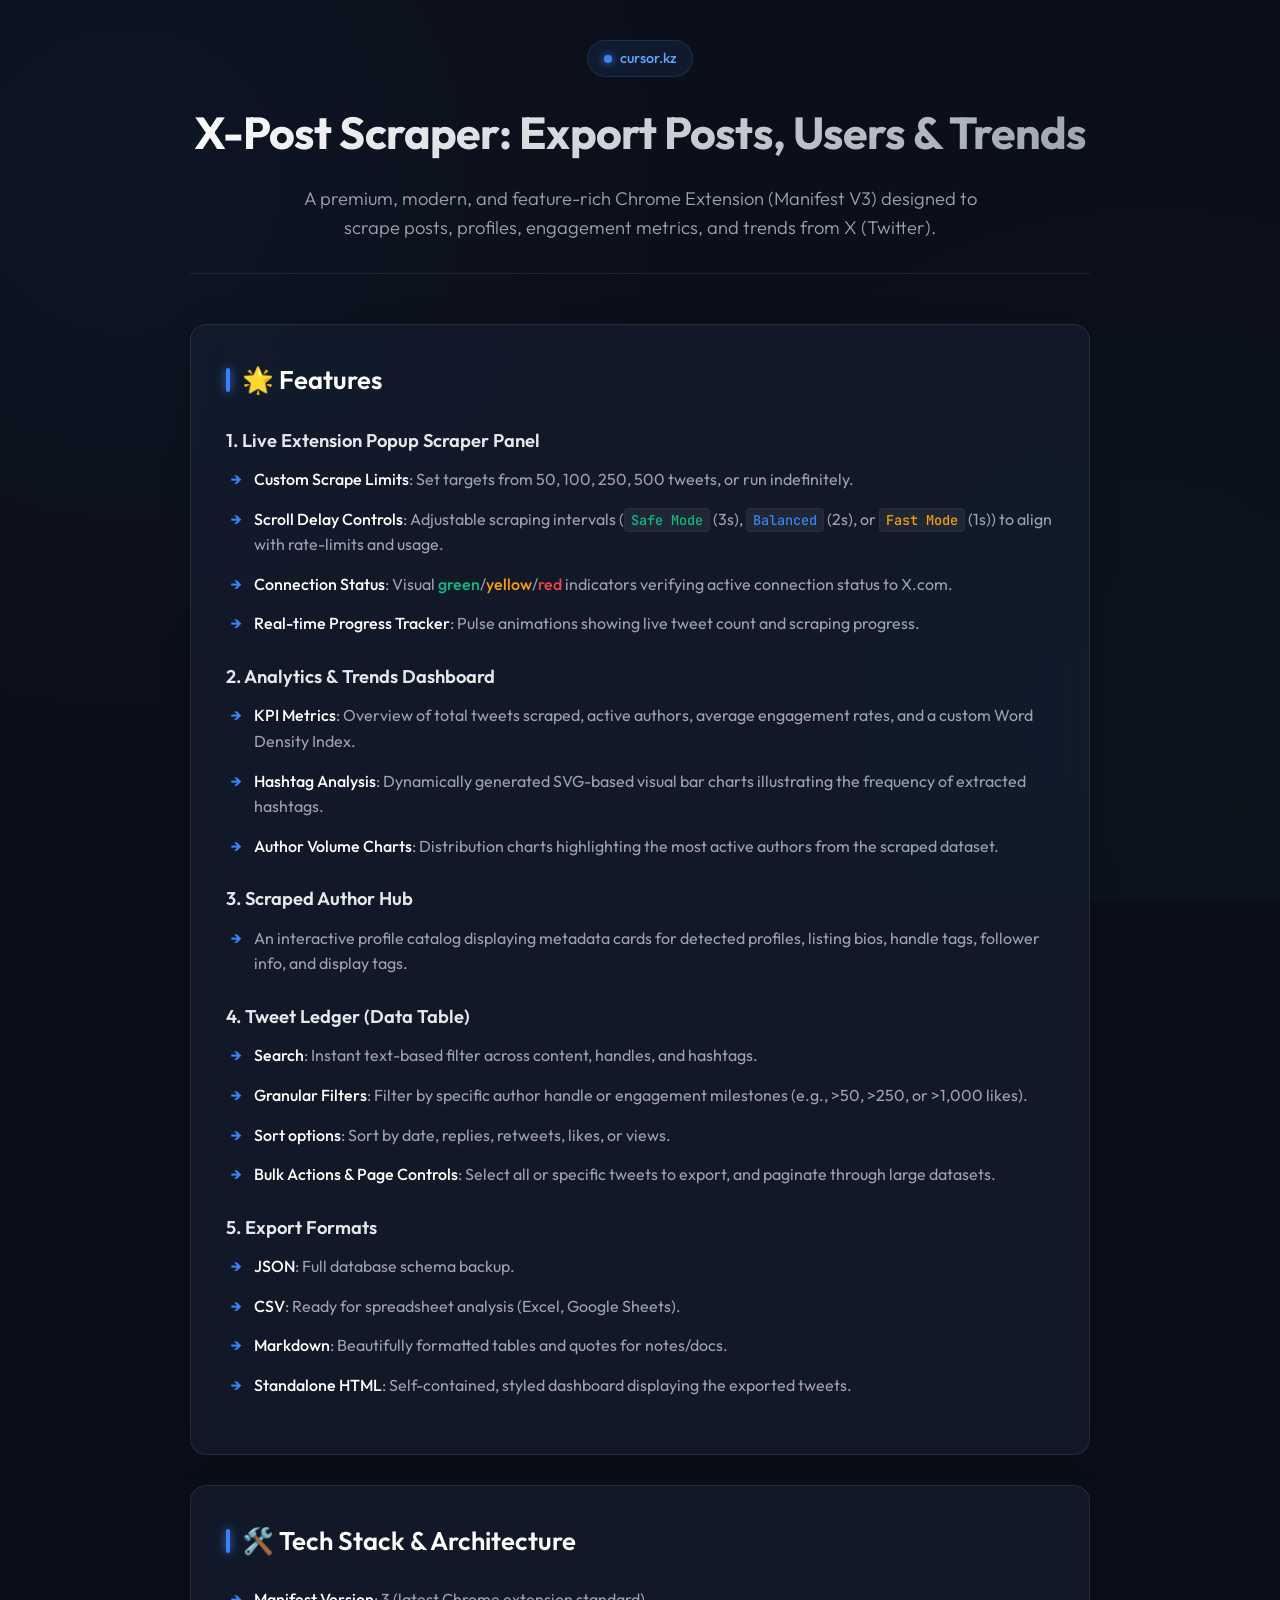
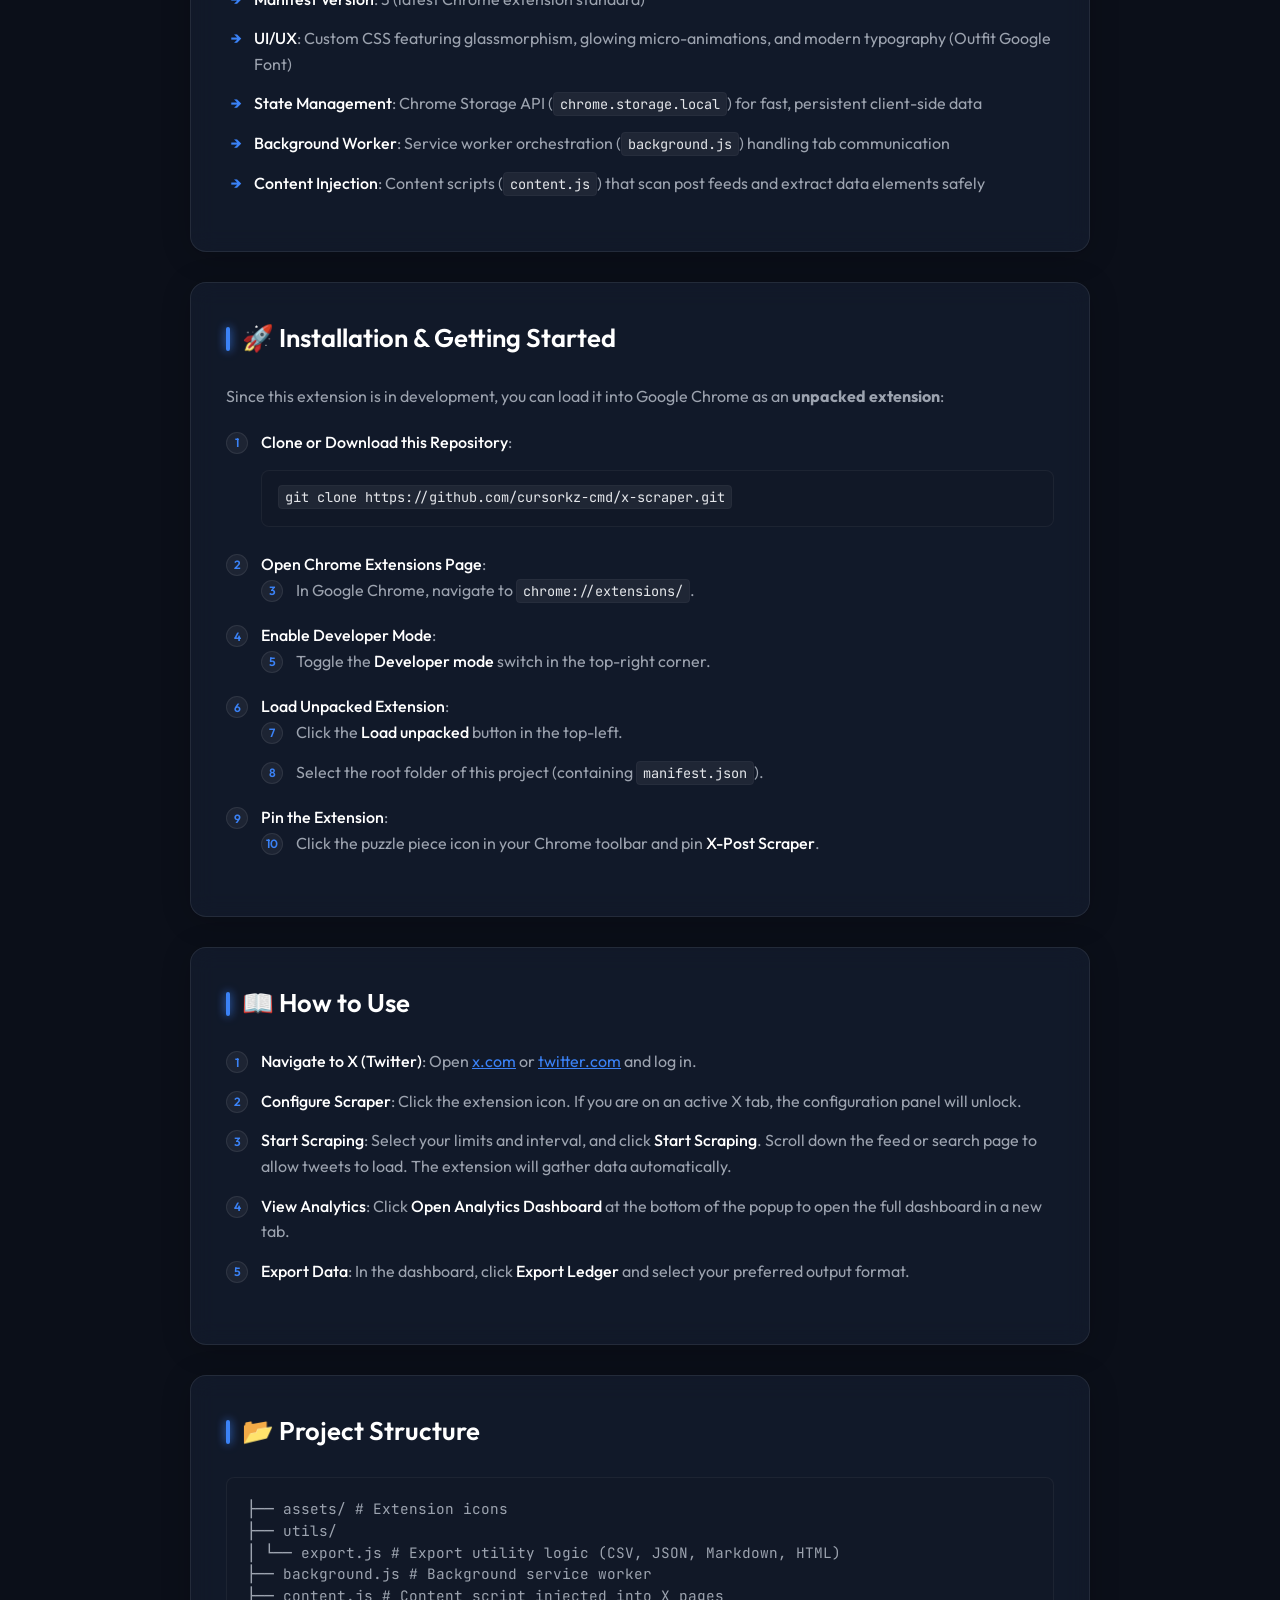
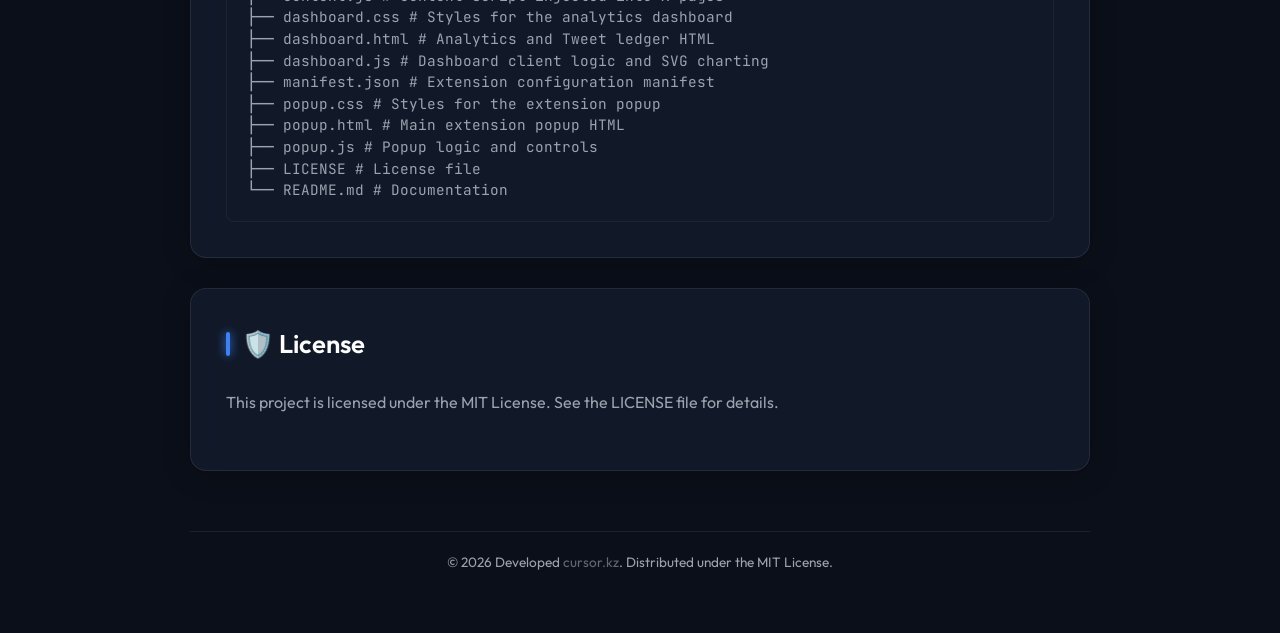
<file: index.html>
<!DOCTYPE html>
<html lang="en">
<head>
    <meta charset="UTF-8">
    <meta name="viewport" content="width=device-width, initial-scale=1.0">
    <title>X-Post Scraper Documentation</title>
    <link rel="preconnect" href="https://fonts.googleapis.com">
    <link rel="preconnect" href="https://fonts.gstatic.com" crossorigin>
    <link href="https://fonts.googleapis.com/css2?family=Outfit:wght@300;400;500;600;700&family=JetBrains+Mono:wght@400;500&display=swap" rel="stylesheet">
    <style>
        :root {
            --bg-color: #0b0f19;
            --surface-color: rgba(23, 32, 53, 0.6);
            --border-color: rgba(255, 255, 255, 0.08);
            --text-primary: #f3f4f6;
            --text-secondary: #9ca3af;
            --accent-blue: #3b82f6;
            --accent-glow: rgba(59, 130, 246, 0.15);
            --accent-green: #10b981;
            --accent-yellow: #f59e0b;
            --accent-red: #ef4444;
            --code-bg: #111827;
        }

        * {
            box-sizing: border-box;
            margin: 0;
            padding: 0;
        }

        body {
            font-family: 'Outfit', sans-serif;
            background-color: var(--bg-color);
            color: var(--text-primary);
            line-height: 1.6;
            padding: 40px 20px;
            background-image: 
                radial-gradient(circle at 10% 20%, rgba(59, 130, 246, 0.05) 0%, transparent 40%),
                radial-gradient(circle at 90% 80%, rgba(16, 185, 129, 0.03) 0%, transparent 40%);
            background-attachment: fixed;
        }

        .container {
            max-width: 900px;
            margin: 0 auto;
        }

        header {
            text-align: center;
            margin-bottom: 50px;
            padding-bottom: 30px;
            border-bottom: 1px solid var(--border-color);
            position: relative;
        }

        .credential-badge {
            display: inline-flex;
            align-items: center;
            gap: 8px;
            background: rgba(59, 130, 246, 0.1);
            border: 1px solid rgba(59, 130, 246, 0.2);
            padding: 6px 16px;
            border-radius: 100px;
            color: #60a5fa;
            font-size: 0.9rem;
            font-weight: 500;
            text-decoration: none;
            margin-bottom: 20px;
            transition: all 0.3s ease;
        }

        .credential-badge:hover {
            background: rgba(59, 130, 246, 0.18);
            border-color: rgba(59, 130, 246, 0.4);
            box-shadow: 0 0 15px var(--accent-glow);
        }

        .credential-badge::before {
            content: '';
            display: inline-block;
            width: 8px;
            height: 8px;
            background-color: var(--accent-blue);
            border-radius: 50%;
            box-shadow: 0 0 8px var(--accent-blue);
        }

        h1 {
            font-size: 2.8rem;
            font-weight: 700;
            letter-spacing: -0.02em;
            margin-bottom: 15px;
            background: linear-gradient(135deg, #fff 0%, #9ca3af 100%);
            -webkit-background-clip: text;
            -webkit-text-fill-color: transparent;
        }

        .subtitle {
            font-size: 1.15rem;
            color: var(--text-secondary);
            max-width: 700px;
            margin: 0 auto;
            font-weight: 300;
        }

        section {
            background: var(--surface-color);
            backdrop-filter: blur(12px);
            -webkit-backdrop-filter: blur(12px);
            border: 1px solid var(--border-color);
            border-radius: 16px;
            padding: 35px;
            margin-bottom: 30px;
            box-shadow: 0 4px 30px rgba(0, 0, 0, 0.2);
        }

        h2 {
            font-size: 1.6rem;
            font-weight: 600;
            color: #fff;
            margin-bottom: 25px;
            display: flex;
            align-items: center;
            gap: 12px;
        }

        h2::before {
            content: '';
            display: inline-block;
            width: 4px;
            height: 24px;
            background: var(--accent-blue);
            border-radius: 2px;
            box-shadow: 0 0 10px var(--accent-blue);
        }

        h3 {
            font-size: 1.15rem;
            font-weight: 600;
            color: #e5e7eb;
            margin: 25px 0 12px 0;
        }

        p {
            color: var(--text-secondary);
            margin-bottom: 20px;
            font-weight: 400;
        }

        ul {
            list-style: none;
            margin-bottom: 20px;
        }

        li {
            position: relative;
            padding-left: 28px;
            margin-bottom: 14px;
            color: var(--text-secondary);
        }

        li::before {
            content: "→";
            position: absolute;
            left: 5px;
            color: var(--accent-blue);
            font-weight: bold;
        }

        li strong {
            color: #fff;
            font-weight: 500;
        }

        /* Status colors within lists */
        .status-safe { color: var(--accent-green); font-weight: 500; }
        .status-balanced { color: var(--accent-blue); font-weight: 500; }
        .status-fast { color: var(--accent-yellow); font-weight: 500; }
        
        .indicator-green { color: var(--accent-green); font-weight: 500; }
        .indicator-yellow { color: var(--accent-yellow); font-weight: 500; }
        .indicator-red { color: var(--accent-red); font-weight: 500; }

        ol {
            list-style: none;
            counter-reset: steps;
            margin-bottom: 25px;
        }

        ol li {
            counter-increment: steps;
            padding-left: 35px;
        }

        ol li::before {
            content: counter(steps);
            position: absolute;
            left: 0;
            top: 2px;
            width: 20px;
            height: 20px;
            background: rgba(255, 255, 255, 0.05);
            border: 1px solid var(--border-color);
            border-radius: 50%;
            display: flex;
            align-items: center;
            justify-content: center;
            font-size: 0.75rem;
            color: var(--accent-blue);
            font-weight: 600;
        }

        pre {
            background-color: var(--code-bg);
            border: 1px solid rgba(255, 255, 255, 0.05);
            border-radius: 8px;
            padding: 16px;
            overflow-x: auto;
            margin: 15px 0 25px 0;
        }

        code {
            font-family: 'JetBrains Mono', monospace;
            font-size: 0.9rem;
            color: #e5e7eb;
        }

        p code, li code {
            background-color: rgba(255, 255, 255, 0.06);
            padding: 2px 6px;
            border-radius: 4px;
            font-size: 0.85rem;
            border: 1px solid rgba(255, 255, 255, 0.03);
        }

        .tree-structure {
            font-family: 'JetBrains Mono', monospace;
            font-size: 0.9rem;
            color: var(--text-secondary);
            line-height: 1.5;
            background-color: var(--code-bg);
            padding: 20px;
            border-radius: 8px;
            border: 1px solid rgba(255, 255, 255, 0.05);
        }

        footer {
            text-align: center;
            margin-top: 60px;
            padding-top: 20px;
            border-top: 1px solid var(--border-color);
            color: rgba(156, 163, 175, 0.4);
            font-size: 0.85rem;
        }

        footer a {
            color: rgba(156, 163, 175, 0.6);
            text-decoration: none;
            transition: color 0.3s;
        }

        footer a:hover {
            color: var(--accent-blue);
        }

        @media (max-width: 768px) {
            body { padding: 20px 10px; }
            section { padding: 20px; }
            h1 { font-size: 2rem; }
        }
    </style>
</head>
<body>

    <div class="container">
        <header>
            <a href="https://cursor.kz" target="_blank" class="credential-badge">cursor.kz</a>
            <h1>X-Post Scraper: Export Posts, Users & Trends</h1>
            <p class="subtitle">A premium, modern, and feature-rich Chrome Extension (Manifest V3) designed to scrape posts, profiles, engagement metrics, and trends from X (Twitter).</p>
        </header>

        <section id="features">
            <h2>🌟 Features</h2>

            <h3>1. Live Extension Popup Scraper Panel</h3>
            <ul>
                <li><strong>Custom Scrape Limits</strong>: Set targets from 50, 100, 250, 500 tweets, or run indefinitely.</li>
                <li><strong>Scroll Delay Controls</strong>: Adjustable scraping intervals (<code class="status-safe">Safe Mode</code> (3s), <code class="status-balanced">Balanced</code> (2s), or <code class="status-fast">Fast Mode</code> (1s)) to align with rate-limits and usage.</li>
                <li><strong>Connection Status</strong>: Visual <span class="indicator-green">green</span>/<span class="indicator-yellow">yellow</span>/<span class="indicator-red">red</span> indicators verifying active connection status to X.com.</li>
                <li><strong>Real-time Progress Tracker</strong>: Pulse animations showing live tweet count and scraping progress.</li>
            </ul>

            <h3>2. Analytics & Trends Dashboard</h3>
            <ul>
                <li><strong>KPI Metrics</strong>: Overview of total tweets scraped, active authors, average engagement rates, and a custom Word Density Index.</li>
                <li><strong>Hashtag Analysis</strong>: Dynamically generated SVG-based visual bar charts illustrating the frequency of extracted hashtags.</li>
                <li><strong>Author Volume Charts</strong>: Distribution charts highlighting the most active authors from the scraped dataset.</li>
            </ul>

            <h3>3. Scraped Author Hub</h3>
            <ul>
                <li>An interactive profile catalog displaying metadata cards for detected profiles, listing bios, handle tags, follower info, and display tags.</li>
            </ul>

            <h3>4. Tweet Ledger (Data Table)</h3>
            <ul>
                <li><strong>Search</strong>: Instant text-based filter across content, handles, and hashtags.</li>
                <li><strong>Granular Filters</strong>: Filter by specific author handle or engagement milestones (e.g., &gt;50, &gt;250, or &gt;1,000 likes).</li>
                <li><strong>Sort options</strong>: Sort by date, replies, retweets, likes, or views.</li>
                <li><strong>Bulk Actions & Page Controls</strong>: Select all or specific tweets to export, and paginate through large datasets.</li>
            </ul>

            <h3>5. Export Formats</h3>
            <ul>
                <li><strong>JSON</strong>: Full database schema backup.</li>
                <li><strong>CSV</strong>: Ready for spreadsheet analysis (Excel, Google Sheets).</li>
                <li><strong>Markdown</strong>: Beautifully formatted tables and quotes for notes/docs.</li>
                <li><strong>Standalone HTML</strong>: Self-contained, styled dashboard displaying the exported tweets.</li>
            </ul>
        </section>

        <section id="tech-stack">
            <h2>🛠️ Tech Stack & Architecture</h2>
            <ul>
                <li><strong>Manifest Version</strong>: 3 (latest Chrome extension standard)</li>
                <li><strong>UI/UX</strong>: Custom CSS featuring glassmorphism, glowing micro-animations, and modern typography (Outfit Google Font)</li>
                <li><strong>State Management</strong>: Chrome Storage API (<code>chrome.storage.local</code>) for fast, persistent client-side data</li>
                <li><strong>Background Worker</strong>: Service worker orchestration (<code>background.js</code>) handling tab communication</li>
                <li><strong>Content Injection</strong>: Content scripts (<code>content.js</code>) that scan post feeds and extract data elements safely</li>
            </ul>
        </section>

        <section id="installation">
            <h2>🚀 Installation & Getting Started</h2>
            <p>Since this extension is in development, you can load it into Google Chrome as an <strong>unpacked extension</strong>:</p>
            
            <ol>
                <li>
                    <strong>Clone or Download this Repository</strong>:
                    <pre><code>git clone https://github.com/cursorkz-cmd/x-scraper.git</code></pre>
                </li>
                <li>
                    <strong>Open Chrome Extensions Page</strong>:
                    <ul>
                        <li>In Google Chrome, navigate to <code>chrome://extensions/</code>.</li>
                    </ul>
                </li>
                <li>
                    <strong>Enable Developer Mode</strong>:
                    <ul>
                        <li>Toggle the <strong>Developer mode</strong> switch in the top-right corner.</li>
                    </ul>
                </li>
                <li>
                    <strong>Load Unpacked Extension</strong>:
                    <ul>
                        <li>Click the <strong>Load unpacked</strong> button in the top-left.</li>
                        <li>Select the root folder of this project (containing <code>manifest.json</code>).</li>
                    </ul>
                </li>
                <li>
                    <strong>Pin the Extension</strong>:
                    <ul>
                        <li>Click the puzzle piece icon in your Chrome toolbar and pin <strong>X-Post Scraper</strong>.</li>
                    </ul>
                </li>
            </ol>
        </section>

        <section id="how-to-use">
            <h2>📖 How to Use</h2>
            <ol>
                <li><strong>Navigate to X (Twitter)</strong>: Open <a href="https://x.com" target="_blank" style="color: var(--accent-blue);">x.com</a> or <a href="https://twitter.com" target="_blank" style="color: var(--accent-blue);">twitter.com</a> and log in.</li>
                <li><strong>Configure Scraper</strong>: Click the extension icon. If you are on an active X tab, the configuration panel will unlock.</li>
                <li><strong>Start Scraping</strong>: Select your limits and interval, and click <strong>Start Scraping</strong>. Scroll down the feed or search page to allow tweets to load. The extension will gather data automatically.</li>
                <li><strong>View Analytics</strong>: Click <strong>Open Analytics Dashboard</strong> at the bottom of the popup to open the full dashboard in a new tab.</li>
                <li><strong>Export Data</strong>: In the dashboard, click <strong>Export Ledger</strong> and select your preferred output format.</li>
            </ol>
        </section>

        <section id="structure">
            <h2>📂 Project Structure</h2>
            <div class="tree-structure">
├── assets/                  # Extension icons<br>
├── utils/<br>
│   └── export.js            # Export utility logic (CSV, JSON, Markdown, HTML)<br>
├── background.js            # Background service worker<br>
├── content.js               # Content script injected into X pages<br>
├── dashboard.css            # Styles for the analytics dashboard<br>
├── dashboard.html           # Analytics and Tweet ledger HTML<br>
├── dashboard.js             # Dashboard client logic and SVG charting<br>
├── manifest.json            # Extension configuration manifest<br>
├── popup.css                # Styles for the extension popup<br>
├── popup.html               # Main extension popup HTML<br>
├── popup.js                 # Popup logic and controls<br>
├── LICENSE                  # License file<br>
└── README.md                # Documentation
            </div>
        </section>

        <section id="license">
            <h2>🛡️ License</h2>
            <p>This project is licensed under the MIT License. See the LICENSE file for details.</p>
        </section>

        <footer>
            <p>&copy; 2026 Developed <a href="https://cursor.kz" target="_blank">cursor.kz</a>. Distributed under the MIT License.</p>
        </footer>
    </div>

</body>
</html>
</file>
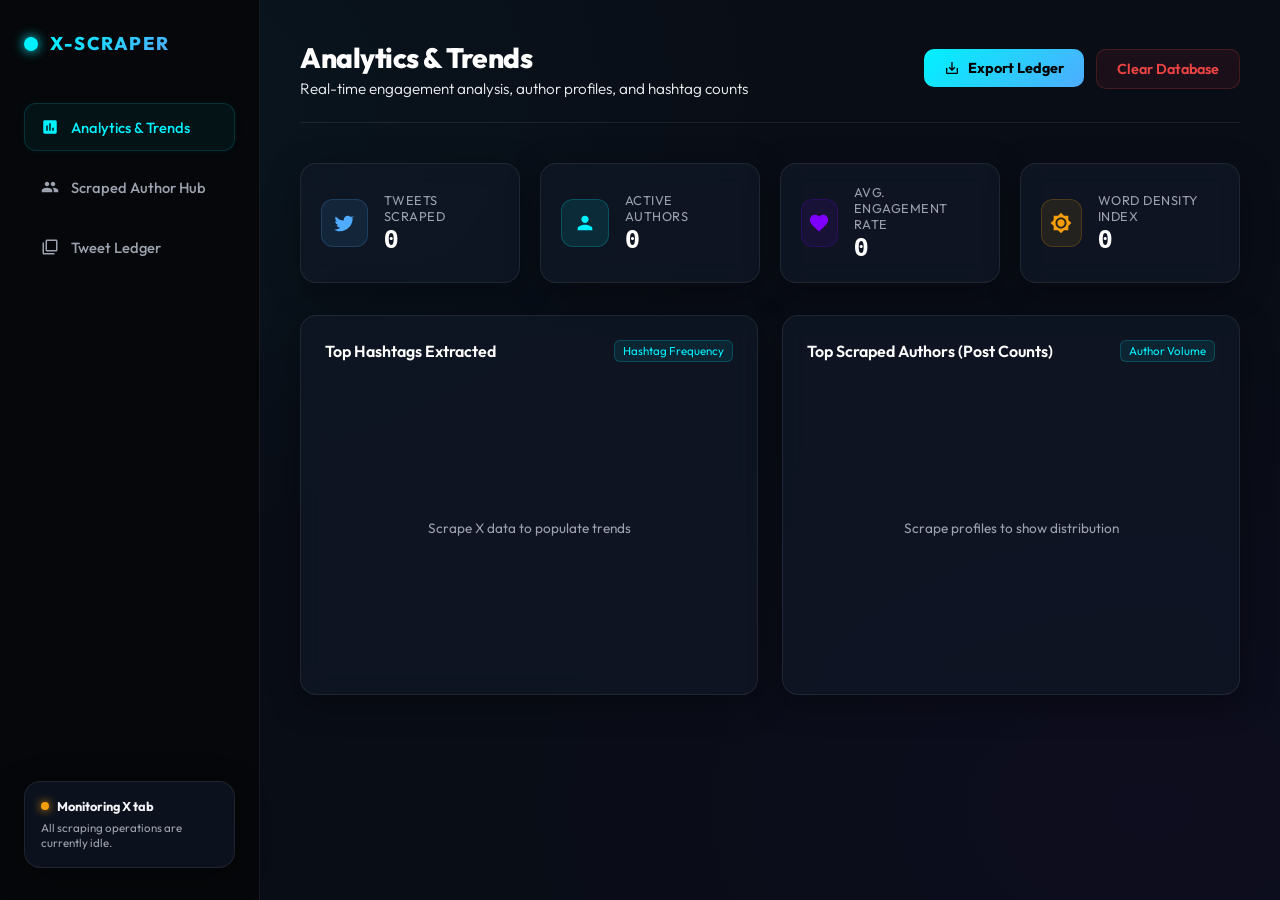
<file: dashboard.html>
<!DOCTYPE html>
<html lang="en">
<head>
  <meta charset="UTF-8">
  <meta name="viewport" content="width=device-width, initial-scale=1.0">
  <title>X-Post Scraper Control Dashboard</title>
  <link href="https://fonts.googleapis.com/css2?family=Outfit:wght@300;400;500;600;700;800&display=swap" rel="stylesheet">
  <link rel="stylesheet" href="dashboard.css">
</head>
<body>
  <!-- Dashboard Grid Wrapper -->
  <div class="dashboard-wrapper">
    
    <!-- Sidebar Navigation -->
    <aside class="sidebar">
      <div class="brand">
        <div class="brand-logo-glow"></div>
        <h2>X-SCRAPER</h2>
      </div>
      <nav class="nav-links">
        <button class="nav-btn active" data-tab="tab-analytics">
          <svg viewBox="0 0 24 24"><path d="M19 3H5c-1.1 0-2 .9-2 2v14c0 1.1.9 2 2 2h14c1.1 0 2-.9 2-2V5c0-1.1-.9-2-2-2zM9 17H7v-7h2v7zm4 0h-2V7h2v10zm4 0h-2v-4h2v4z"/></svg>
          Analytics & Trends
        </button>
        <button class="nav-btn" data-tab="tab-authors">
          <svg viewBox="0 0 24 24"><path d="M16 11c1.66 0 2.99-1.34 2.99-3S17.66 5 16 5s-3 1.34-3 3 1.34 3 3 3zm-8 0c1.66 0 2.99-1.34 2.99-3S9.66 5 8 5 5 6.34 5 8s1.34 3 3 3zm0 2c-2.33 0-7 1.17-7 3.5V19h14v-2.5c0-2.33-4.67-3.5-7-3.5zm8 0c-.29 0-.62.02-.97.05 1.16.84 1.97 1.97 1.97 3.45V19h6v-2.5c0-2.33-4.67-3.5-7-3.5z"/></svg>
          Scraped Author Hub
        </button>
        <button class="nav-btn" data-tab="tab-ledger">
          <svg viewBox="0 0 24 24"><path d="M4 6H2v14c0 1.1.9 2 2 2h14v-2H4V6zm16-4H8c-1.1 0-2 .9-2 2v12c0 1.1.9 2 2 2h12c1.1 0 2-.9 2-2V4c0-1.1-.9-2-2-2zm0 14H8V4h12v12z"/></svg>
          Tweet Ledger
        </button>
      </nav>

      <!-- System status inside sidebar -->
      <div class="sidebar-status glass-card">
        <div class="status-indicator">
          <span class="status-dot" id="system-status-dot"></span>
          <span class="status-label" id="system-status-label">Monitoring X tab</span>
        </div>
        <p class="status-desc" id="system-status-desc">All scraping operations are currently idle.</p>
      </div>
    </aside>

    <!-- Main Content Panel -->
    <main class="main-content">
      
      <!-- Top header bar -->
      <header class="main-header">
        <div class="header-info">
          <h1 id="tab-title">Analytics & Trends</h1>
          <p class="text-muted" id="tab-subtitle">Real-time engagement analysis, author profiles, and hashtag counts</p>
        </div>
        
        <!-- Quick Export Buttons -->
        <div class="header-actions">
          <div class="export-dropdown-container">
            <button class="btn btn-primary" id="btn-export-options">
              <svg viewBox="0 0 24 24"><path d="M19 12v7H5v-7H3v7c0 1.1.9 2 2 2h14c1.1 0 2-.9 2-2v-7h-2zm-6 .67l2.59-2.58L17 11.5l-5 5-5-5 1.41-1.41L11 12.67V3h2v9.67z"/></svg>
              Export Ledger
            </button>
            <div class="export-menu hidden" id="export-menu">
              <button class="export-item" id="export-json">Export as JSON (.json)</button>
              <button class="export-item" id="export-csv">Export as CSV (.csv)</button>
              <button class="export-item" id="export-md">Export as Markdown (.md)</button>
              <button class="export-item" id="export-html">Export Standalone HTML (.html)</button>
            </div>
          </div>
          <button class="btn btn-secondary" id="btn-clear-db">Clear Database</button>
        </div>
      </header>

      <!-- Content Tabs -->
      <div class="content-body">
        
        <!-- Tab 1: Analytics & Trends -->
        <section id="tab-analytics" class="tab-pane active">
          <!-- KPI Metrics Row -->
          <div class="kpi-grid">
            <div class="kpi-card glass-card">
              <div class="kpi-icon-wrapper blue">
                <svg viewBox="0 0 24 24"><path d="M22.46 6c-.77.35-1.6.58-2.46.69.88-.53 1.56-1.37 1.88-2.38-.83.5-1.75.85-2.72 1.05C18.37 4.5 17.26 4 16 4c-2.35 0-4.27 1.92-4.27 4.29 0 .34.04.67.11.98C8.28 9.09 5.11 7.38 3 4.79c-.37.63-.58 1.37-.58 2.15 0 1.49.75 2.81 1.91 3.56-.7 0-1.37-.2-1.95-.53v.05c0 2.08 1.48 3.82 3.44 4.21-.36.1-.74.15-1.13.15-.27 0-.54-.03-.8-.08.54 1.69 2.11 2.92 3.97 2.95-1.46 1.14-3.3 1.82-5.3 1.82-.35 0-.69-.02-1.03-.06C2.82 20.31 5.09 21 7.5 21c9 0 13.92-7.46 13.92-13.92 0-.21 0-.42-.02-.62.95-.69 1.78-1.56 2.44-2.54z"/></svg>
              </div>
              <div class="kpi-details">
                <span class="kpi-lbl">Tweets Scraped</span>
                <h3 class="kpi-val" id="kpi-tweets">0</h3>
              </div>
            </div>
            <div class="kpi-card glass-card">
              <div class="kpi-icon-wrapper cyan">
                <svg viewBox="0 0 24 24"><path d="M12 12c2.21 0 4-1.79 4-4s-1.79-4-4-4-4 1.79-4 4 1.79 4 4 4zm0 2c-2.67 0-8 1.34-8 4v2h16v-2c0-2.66-5.33-4-8-4z"/></svg>
              </div>
              <div class="kpi-details">
                <span class="kpi-lbl">Active Authors</span>
                <h3 class="kpi-val" id="kpi-authors">0</h3>
              </div>
            </div>
            <div class="kpi-card glass-card">
              <div class="kpi-icon-wrapper purple">
                <svg viewBox="0 0 24 24"><path d="M12 21.35l-1.45-1.32C5.4 15.36 2 12.28 2 8.5 2 5.42 4.42 3 7.5 3c1.74 0 3.41.81 4.5 2.09C13.09 3.81 14.76 3 16.5 3 19.58 3 22 5.42 22 8.5c0 3.78-3.4 6.86-8.55 11.54L12 21.35z"/></svg>
              </div>
              <div class="kpi-details">
                <span class="kpi-lbl">Avg. Engagement Rate</span>
                <h3 class="kpi-val" id="kpi-likes">0</h3>
              </div>
            </div>
            <div class="kpi-card glass-card">
              <div class="kpi-icon-wrapper orange">
                <svg viewBox="0 0 24 24"><path d="M20 8.69V4h-4.69L12 .69 8.69 4H4v4.69L.69 12 4 15.31V20h4.69L12 23.31 15.31 20H20v-4.69L23.31 12 20 8.69zM12 18c-3.31 0-6-2.69-6-6s2.69-6 6-6 6 2.69 6 6-2.69 6-6 6zm0-10c-2.21 0-4 1.79-4 4s1.79 4 4 4 4-1.79 4-4-1.79-4-4-4z"/></svg>
              </div>
              <div class="kpi-details">
                <span class="kpi-lbl">Word Density Index</span>
                <h3 class="kpi-val" id="kpi-hashtags">0</h3>
              </div>
            </div>
          </div>

          <!-- Custom Charts Grid -->
          <div class="charts-grid">
            <!-- Hashtag Trend Custom Chart -->
            <div class="chart-card glass-card">
              <div class="chart-header">
                <h3>Top Hashtags Extracted</h3>
                <span class="badge">Hashtag Frequency</span>
              </div>
              <div class="chart-content" id="hashtag-chart-container">
                <!-- Programmatically generated custom SVG/CSS bar chart -->
                <div class="loading-state">Scrape X data to populate trends</div>
              </div>
            </div>

            <!-- Most Active Scraped Authors Custom Chart -->
            <div class="chart-card glass-card">
              <div class="chart-header">
                <h3>Top Scraped Authors (Post Counts)</h3>
                <span class="badge">Author Volume</span>
              </div>
              <div class="chart-content" id="author-chart-container">
                <!-- Programmatically generated custom SVG/CSS horizontal chart -->
                <div class="loading-state">Scrape profiles to show distribution</div>
              </div>
            </div>
          </div>
        </section>

        <!-- Tab 2: Scraped Author Hub -->
        <section id="tab-authors" class="tab-pane">
          <div class="hub-header">
            <h3>Scraped Profiles Index</h3>
            <p class="text-muted">Interactive metadata cards for detected user profile layouts</p>
          </div>
          <!-- Profiles grid container -->
          <div class="profiles-grid" id="profiles-grid-container">
            <!-- Dynamic profile cards loaded here -->
            <div class="empty-state">
              <svg fill="none" viewBox="0 0 24 24" stroke="currentColor">
                <path stroke-linecap="round" stroke-linejoin="round" stroke-width="1.5" d="M18 9v3m0 0v3m0-3h3m-3 0h-3m-2-5a4 4 0 11-8 0 4 4 0 018 0zM3 20a6 6 0 0112 0v1H3v-1z" />
              </svg>
              <h4>No scraped profiles available</h4>
              <p>Navigate to an X profile, start scraping to extract author biographies, follows, and display tags.</p>
            </div>
          </div>
        </section>

        <!-- Tab 3: Tweet Ledger (Data Table) -->
        <section id="tab-ledger" class="tab-pane">
          <!-- Filter toolbar -->
          <div class="filter-toolbar glass-card">
            <div class="search-box">
              <svg viewBox="0 0 24 24" class="search-icon"><path d="M15.5 14h-.79l-.28-.27C15.41 12.59 16 11.11 16 9.5 16 5.91 13.09 3 9.5 3S3 5.91 3 9.5 5.91 16 9.5 16c1.61 0 3.09-.59 4.23-1.57l.27.28v.79l5 4.99L20.49 19l-4.99-5zm-6 0C7.01 14 5 11.99 5 9.5S7.01 5 9.5 5 14 7.01 14 9.5 11.99 14 9.5 14z"/></svg>
              <input type="text" id="ledger-search" placeholder="Search posts, handles, keywords, hashtags...">
            </div>
            
            <div class="filter-controls">
              <!-- Author Filter -->
              <select id="filter-author" class="filter-select">
                <option value="ALL">All Authors</option>
              </select>

              <!-- Engagement Filter -->
              <select id="filter-engagement" class="filter-select">
                <option value="0">All Engagements</option>
                <option value="50">> 50 Likes</option>
                <option value="250">> 250 Likes</option>
                <option value="1000">> 1,000 Likes</option>
              </select>

              <!-- Sort Option -->
              <select id="ledger-sort" class="filter-select">
                <option value="newest">Newest First</option>
                <option value="oldest">Oldest First</option>
                <option value="likes">Likes (High to Low)</option>
                <option value="retweets">Retweets (High to Low)</option>
                <option value="views">Views (High to Low)</option>
              </select>
            </div>
          </div>

          <!-- Table Container -->
          <div class="table-container glass-card">
            <table class="data-table" id="tweets-table">
              <thead>
                <tr>
                  <th width="40"><input type="checkbox" id="select-all-checkbox"></th>
                  <th>Author</th>
                  <th width="40%">Tweet Content</th>
                  <th class="sortable text-center" data-sort="replies">Replies</th>
                  <th class="sortable text-center" data-sort="retweets">Retweets</th>
                  <th class="sortable text-center" data-sort="likes">Likes</th>
                  <th class="sortable text-center" data-sort="views">Views</th>
                  <th class="sortable" data-sort="date">Date</th>
                  <th width="100">Actions</th>
                </tr>
              </thead>
              <tbody id="tweets-tbody">
                <!-- Dynamically loaded rows -->
              </tbody>
            </table>
            
            <!-- Table Empty State -->
            <div id="table-empty" class="table-empty hidden">
              <svg fill="none" viewBox="0 0 24 24" stroke="currentColor">
                <path stroke-linecap="round" stroke-linejoin="round" stroke-width="1.5" d="M12 9v2m0 4h.01m-6.938 4h13.856c1.54 0 2.502-1.667 1.732-3L13.732 4c-.77-1.333-2.694-1.333-3.464 0L3.34 16c-.77 1.333.192 3 1.732 3z" />
              </svg>
              <h4>No tweets match filter criteria</h4>
              <p>Try resetting the search terms or adjustments.</p>
            </div>
          </div>

          <!-- Pagination Bar -->
          <div class="pagination-bar">
            <span class="pagination-info" id="pagination-info">Showing 0 to 0 of 0 entries</span>
            <div class="pagination-controls">
              <button class="btn btn-mini" id="btn-page-prev">Prev</button>
              <div class="page-numbers" id="page-numbers-container">
                <!-- Page numbers generated -->
              </div>
              <button class="btn btn-mini" id="btn-page-next">Next</button>
            </div>
          </div>
        </section>

      </div>
    </main>

  </div>

  <!-- Clear Confirmation Modal -->
  <div class="modal-overlay hidden" id="modal-clear-confirm">
    <div class="modal-card glass-card">
      <h3>Wipe Scraper Databases?</h3>
      <p>This action will permanently delete all scraped posts and saved author profiles from the extension's database. This cannot be undone.</p>
      <div class="modal-buttons">
        <button class="btn btn-secondary" id="modal-confirm-yes">Yes, Wipe Data</button>
        <button class="btn btn-dashboard" id="modal-confirm-no">Cancel</button>
      </div>
    </div>
  </div>

  <!-- Load Scripts -->
  <script src="utils/export.js"></script>
  <script src="dashboard.js"></script>
</body>
</html>
</file>
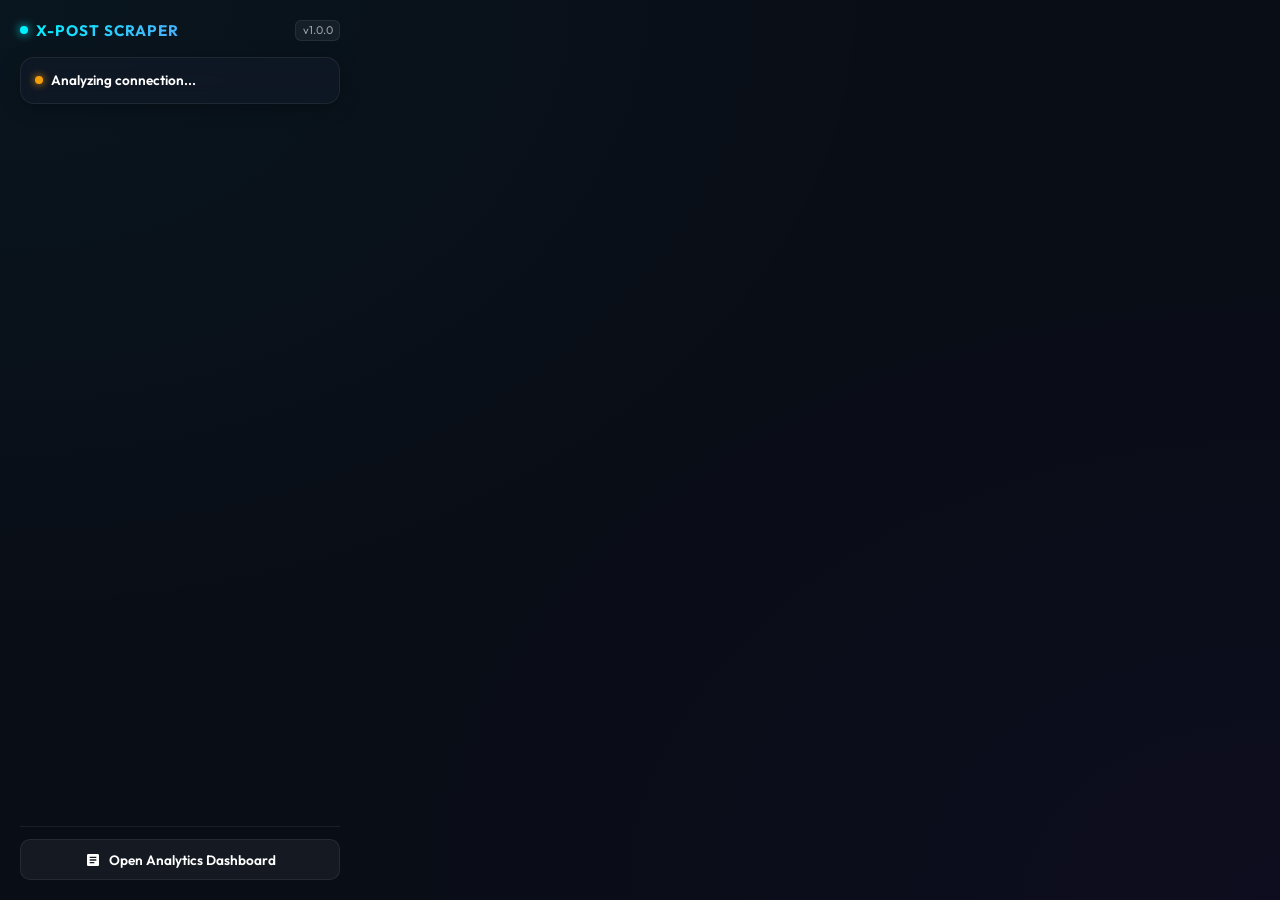
<file: popup.html>
<!DOCTYPE html>
<html lang="en">
<head>
  <meta charset="UTF-8">
  <meta name="viewport" content="width=device-width, initial-scale=1.0">
  <title>X-Post Scraper</title>
  <link href="https://fonts.googleapis.com/css2?family=Outfit:wght@300;400;600;700&display=swap" rel="stylesheet">
  <link rel="stylesheet" href="popup.css">
</head>
<body>
  <div class="popup-container">
    <!-- Header -->
    <header class="popup-header">
      <div class="logo-area">
        <div class="glow-dot"></div>
        <span class="logo-text">X-POST SCRAPER</span>
      </div>
      <span class="version-tag">v1.0.0</span>
    </header>

    <!-- Tab status / Warnings -->
    <div id="status-card" class="glass-card status-card">
      <div class="status-indicator">
        <span id="status-dot" class="indicator-dot idle"></span>
        <span id="status-text" class="status-msg">Analyzing connection...</span>
      </div>
      <div id="profile-badge" class="profile-badge hidden">
        <svg viewBox="0 0 24 24" class="icon-user"><path d="M12 12c2.21 0 4-1.79 4-4s-1.79-4-4-4-4 1.79-4 4 1.79 4 4 4zm0 2c-2.67 0-8 1.34-8 4v2h16v-2c0-2.66-5.33-4-8-4z"/></svg>
        <span id="detected-profile">@username</span>
      </div>
    </div>

    <!-- Active Scraper panel (When active on X) -->
    <div id="active-panel" class="panel hidden">
      <div class="glass-card config-card">
        <h3>Configuration</h3>
        
        <!-- Scrape Limit -->
        <div class="field">
          <div class="field-info">
            <label for="limit-select">Scrape Limit</label>
            <span class="value-badge" id="limit-val">100</span>
          </div>
          <select id="limit-select" class="custom-select">
            <option value="50">50 Tweets</option>
            <option value="100" selected>100 Tweets</option>
            <option value="250">250 Tweets</option>
            <option value="500">500 Tweets</option>
            <option value="0">Unlimited</option>
          </select>
        </div>

        <!-- Scroll Delay / Speed -->
        <div class="field">
          <div class="field-info">
            <label for="speed-select">Scroll Delay (Interval)</label>
            <span class="value-badge" id="speed-val">2s</span>
          </div>
          <select id="speed-select" class="custom-select">
            <option value="3000">Safe Mode (3s)</option>
            <option value="2000" selected>Balanced (2s)</option>
            <option value="1000">Fast Mode (1s)</option>
          </select>
        </div>
      </div>

      <!-- Scraper Live Session Stats -->
      <div class="glass-card stats-card hidden" id="live-stats">
        <div class="stat-row">
          <span class="stat-lbl">Posts Scraped</span>
          <span class="stat-num pulse-text" id="live-count">0</span>
        </div>
        <div class="progress-container">
          <div class="progress-bar-glow" id="progress-bar"></div>
        </div>
      </div>

      <!-- Scrape Controls Buttons -->
      <div class="btn-group">
        <button id="btn-start" class="btn btn-primary btn-glow">
          <svg viewBox="0 0 24 24" class="btn-icon"><path d="M8 5v14l11-7z"/></svg>
          Start Scraping
        </button>
        <button id="btn-stop" class="btn btn-secondary hidden" disabled>
          <svg viewBox="0 0 24 24" class="btn-icon"><path d="M6 19h4V5H6v14zm8-14v14h4V5h-4z"/></svg>
          Stop Scraping
        </button>
      </div>
    </div>

    <!-- Error/Fallback Panel (When not on X) -->
    <div id="fallback-panel" class="panel hidden">
      <div class="glass-card fallback-card">
        <svg viewBox="0 0 24 24" class="fallback-icon"><path d="M12 2C6.48 2 2 6.48 2 12s4.48 10 10 10 10-4.48 10-10S17.52 2 12 2zm1 15h-2v-6h2v6zm0-8h-2V7h2v2z"/></svg>
        <p class="fallback-msg">This extension requires an active X/Twitter tab to perform data scraping operations.</p>
        <button id="btn-open-x" class="btn btn-primary btn-glow">
          Navigate to X.com
        </button>
      </div>
    </div>

    <!-- Dashboard Link Section -->
    <footer class="popup-footer">
      <button id="btn-dashboard" class="btn btn-dashboard">
        <svg viewBox="0 0 24 24" class="btn-icon"><path d="M19 3H5c-1.1 0-2 .9-2 2v14c0 1.1.9 2 2 2h14c1.1 0 2-.9 2-2V5c0-1.1-.9-2-2-2zm-5 14H7v-2h7v2zm3-4H7v-2h10v2zm0-4H7V7h10v2z"/></svg>
        Open Analytics Dashboard
      </button>
    </footer>
  </div>
  <script src="popup.js"></script>
</body>
</html>
</file>
<file: dashboard.css>
/* CSS Stylesheet for X-Post Scraper Options Dashboard */

:root {
  --bg: #090d16;
  --sidebar-bg: #05070a;
  --card-bg: rgba(18, 25, 41, 0.65);
  --border: rgba(255, 255, 255, 0.08);
  --border-glow: rgba(0, 242, 254, 0.18);
  --text: #f3f4f6;
  --text-muted: #9ca3af;
  
  --accent-cyan: #00f2fe;
  --accent-blue: #4facfe;
  --accent-purple: #7f00ff;
  --accent-orange: #f59e0b;
  --accent-gradient: linear-gradient(135deg, #00f2fe 0%, #4facfe 100%);
  --accent-gradient-purple: linear-gradient(135deg, #7f00ff 0%, #ff007f 100%);
  
  --status-green: #00f2fe;
  --status-red: #ef4444;
  --status-orange: #f59e0b;
}

* {
  box-sizing: border-box;
  margin: 0;
  padding: 0;
}

body {
  font-family: 'Outfit', sans-serif;
  background-color: var(--bg);
  color: var(--text);
  min-height: 100vh;
  overflow-x: hidden;
  background-image: 
    radial-gradient(at 10% 10%, rgba(0, 242, 254, 0.04) 0px, transparent 40%),
    radial-gradient(at 90% 90%, rgba(127, 0, 255, 0.04) 0px, transparent 40%);
}

/* Dashboard Grid Layout */
.dashboard-wrapper {
  display: grid;
  grid-template-columns: 260px 1fr;
  min-height: 100vh;
}

/* Sidebar Styling */
.sidebar {
  background-color: var(--sidebar-bg);
  border-right: 1px solid var(--border);
  padding: 2rem 1.5rem;
  display: flex;
  flex-direction: column;
  height: 100vh;
  position: sticky;
  top: 0;
}

.brand {
  display: flex;
  align-items: center;
  gap: 0.75rem;
  margin-bottom: 3rem;
}

.brand-logo-glow {
  width: 14px;
  height: 14px;
  background-color: var(--accent-cyan);
  border-radius: 50%;
  box-shadow: 0 0 12px var(--accent-cyan);
  animation: logo-glow 2.5s infinite alternate;
}

.brand h2 {
  font-size: 1.15rem;
  font-weight: 800;
  letter-spacing: 1.5px;
  background: var(--accent-gradient);
  -webkit-background-clip: text;
  -webkit-text-fill-color: transparent;
}

.nav-links {
  display: flex;
  flex-direction: column;
  gap: 0.75rem;
}

.nav-btn {
  background: none;
  border: 1px solid transparent;
  color: var(--text-muted);
  padding: 0.85rem 1rem;
  border-radius: 12px;
  cursor: pointer;
  font-family: 'Outfit', sans-serif;
  font-weight: 500;
  font-size: 0.92rem;
  display: flex;
  align-items: center;
  gap: 0.75rem;
  text-align: left;
  transition: all 0.3s cubic-bezier(0.4, 0, 0.2, 1);
}

.nav-btn svg {
  width: 18px;
  height: 18px;
  fill: currentColor;
}

.nav-btn:hover {
  background: rgba(255, 255, 255, 0.03);
  color: #fff;
}

.nav-btn.active {
  background: rgba(0, 242, 254, 0.05);
  border: 1px solid rgba(0, 242, 254, 0.15);
  color: var(--accent-cyan);
  box-shadow: 0 0 10px rgba(0, 242, 254, 0.05);
}

.sidebar-status {
  margin-top: auto;
  padding: 1rem;
  border-radius: 12px;
  border: 1px solid var(--border);
}

.sidebar-status .status-indicator {
  display: flex;
  align-items: center;
  gap: 0.5rem;
  margin-bottom: 0.35rem;
}

.sidebar-status .status-dot {
  width: 8px;
  height: 8px;
  border-radius: 50%;
  background-color: var(--status-orange);
  box-shadow: 0 0 8px var(--status-orange);
}

.sidebar-status .status-dot.active {
  background-color: var(--status-green);
  box-shadow: 0 0 10px var(--status-green);
  animation: pulse-dot 1.5s infinite;
}

.sidebar-status .status-label {
  font-size: 0.8rem;
  font-weight: 700;
}

.sidebar-status .status-desc {
  font-size: 0.72rem;
  color: var(--text-muted);
  line-height: 1.35;
}

/* Main Content Panel */
.main-content {
  padding: 2.5rem;
  display: flex;
  flex-direction: column;
  height: 100vh;
  overflow-y: auto;
}

/* Header Area */
.main-header {
  display: flex;
  justify-content: space-between;
  align-items: center;
  margin-bottom: 2.5rem;
  padding-bottom: 1.5rem;
  border-bottom: 1px solid var(--border);
}

.header-info h1 {
  font-size: 1.75rem;
  font-weight: 800;
  letter-spacing: -0.5px;
  color: #fff;
  margin-bottom: 0.25rem;
}

.header-info p {
  font-size: 0.95rem;
  font-weight: 300;
}

.header-actions {
  display: flex;
  gap: 0.75rem;
  position: relative;
}

/* Buttons */
.btn {
  background: rgba(255, 255, 255, 0.04);
  color: #fff;
  border: 1px solid var(--border);
  padding: 0.65rem 1.25rem;
  border-radius: 10px;
  font-weight: 600;
  font-size: 0.9rem;
  cursor: pointer;
  display: flex;
  align-items: center;
  gap: 0.5rem;
  font-family: 'Outfit', sans-serif;
  transition: all 0.3s cubic-bezier(0.4, 0, 0.2, 1);
}

.btn svg {
  width: 16px;
  height: 16px;
  fill: currentColor;
}

.btn-primary {
  background: var(--accent-gradient);
  color: #000;
  border: none;
  font-weight: 700;
}

.btn-primary:hover {
  transform: translateY(-2px);
  box-shadow: 0 0 16px rgba(0, 242, 254, 0.35);
}

.btn-secondary {
  background: rgba(239, 68, 68, 0.08);
  color: #ef4444;
  border: 1px solid rgba(239, 68, 68, 0.2);
}

.btn-secondary:hover {
  background: rgba(239, 68, 68, 0.15);
  transform: translateY(-2px);
  box-shadow: 0 0 12px rgba(239, 68, 68, 0.2);
}

.btn-dashboard {
  background: rgba(255, 255, 255, 0.05);
  border-color: var(--border);
}

.btn-dashboard:hover {
  background: rgba(255, 255, 255, 0.08);
}

.btn-mini {
  padding: 0.35rem 0.75rem;
  font-size: 0.8rem;
  border-radius: 6px;
}

.btn-mini:disabled {
  opacity: 0.4;
  cursor: not-allowed;
}

/* Glass Card */
.glass-card {
  background: var(--card-bg);
  border: 1px solid var(--border);
  border-radius: 16px;
  backdrop-filter: blur(12px);
  -webkit-backdrop-filter: blur(12px);
  box-shadow: 0 8px 32px rgba(0, 0, 0, 0.35);
}

/* Content Tabs */
.content-body {
  flex: 1;
}

.tab-pane {
  display: none;
}

.tab-pane.active {
  display: block;
  animation: fade-in 0.4s ease;
}

/* KPI Grid */
.kpi-grid {
  display: grid;
  grid-template-columns: repeat(4, 1fr);
  gap: 1.25rem;
  margin-bottom: 2rem;
}

.kpi-card {
  padding: 1.25rem;
  display: flex;
  align-items: center;
  gap: 1rem;
}

.kpi-icon-wrapper {
  width: 48px;
  height: 48px;
  border-radius: 12px;
  display: flex;
  align-items: center;
  justify-content: center;
}

.kpi-icon-wrapper svg {
  width: 22px;
  height: 22px;
}

.kpi-icon-wrapper.blue {
  background: rgba(79, 172, 254, 0.1);
  border: 1px solid rgba(79, 172, 254, 0.2);
  color: var(--accent-blue);
}

.kpi-icon-wrapper.blue svg { fill: var(--accent-blue); }

.kpi-icon-wrapper.cyan {
  background: rgba(0, 242, 254, 0.1);
  border: 1px solid rgba(0, 242, 254, 0.2);
  color: var(--accent-cyan);
}

.kpi-icon-wrapper.cyan svg { fill: var(--accent-cyan); }

.kpi-icon-wrapper.purple {
  background: rgba(127, 0, 255, 0.1);
  border: 1px solid rgba(127, 0, 255, 0.2);
  color: var(--accent-purple);
}

.kpi-icon-wrapper.purple svg { fill: var(--accent-purple); }

.kpi-icon-wrapper.orange {
  background: rgba(245, 158, 11, 0.1);
  border: 1px solid rgba(245, 158, 11, 0.2);
  color: var(--accent-orange);
}

.kpi-icon-wrapper.orange svg { fill: var(--accent-orange); }

.kpi-details {
  display: flex;
  flex-direction: column;
}

.kpi-lbl {
  font-size: 0.8rem;
  color: var(--text-muted);
  text-transform: uppercase;
  letter-spacing: 0.5px;
}

.kpi-val {
  font-size: 1.6rem;
  font-weight: 700;
  color: #fff;
  font-family: monospace;
}

/* Charts Grid */
.charts-grid {
  display: grid;
  grid-template-columns: repeat(2, 1fr);
  gap: 1.5rem;
}

.chart-card {
  padding: 1.5rem;
  display: flex;
  flex-direction: column;
  min-height: 380px;
}

.chart-header {
  display: flex;
  justify-content: space-between;
  align-items: center;
  margin-bottom: 1.5rem;
}

.chart-header h3 {
  font-size: 1rem;
  font-weight: 600;
  color: #fff;
}

.badge {
  font-size: 0.72rem;
  color: var(--accent-cyan);
  background: rgba(0, 242, 254, 0.08);
  border: 1px solid rgba(0, 242, 254, 0.2);
  padding: 0.15rem 0.5rem;
  border-radius: 6px;
}

.chart-content {
  flex: 1;
  display: flex;
  flex-direction: column;
  justify-content: center;
  position: relative;
}

.loading-state {
  text-align: center;
  font-size: 0.85rem;
  color: var(--text-muted);
}

/* Custom SVG Charts Elements */
.svg-chart {
  width: 100%;
  height: 100%;
}

.chart-bar-group {
  cursor: pointer;
}

.chart-bar-group:hover rect {
  fill: url(#hover-grad);
  filter: drop-shadow(0 0 6px rgba(0, 242, 254, 0.4));
}

.chart-bar-text {
  fill: var(--text-muted);
  font-size: 10px;
  font-weight: 500;
}

.chart-bar-label {
  fill: var(--text);
  font-size: 11px;
}

/* Interactive Profiles Gallery */
.hub-header {
  margin-bottom: 1.5rem;
}

.hub-header h3 {
  font-size: 1.2rem;
  color: #fff;
}

.profiles-grid {
  display: grid;
  grid-template-columns: repeat(auto-fill, minmax(320px, 1fr));
  gap: 1.25rem;
}

.profile-card {
  padding: 1.25rem;
  display: flex;
  flex-direction: column;
  position: relative;
  transition: all 0.3s;
}

.profile-card:hover {
  border-color: var(--accent-cyan);
  transform: translateY(-3px);
  box-shadow: 0 8px 30px rgba(0, 242, 254, 0.08);
}

.profile-card-top {
  display: flex;
  align-items: center;
  gap: 0.85rem;
  margin-bottom: 0.85rem;
}

.profile-card-avatar {
  width: 52px;
  height: 52px;
  border-radius: 50%;
  border: 2px solid var(--border);
  object-fit: cover;
}

.profile-card-names {
  display: flex;
  flex-direction: column;
}

.profile-card-name {
  font-weight: 600;
  color: #fff;
  font-size: 1rem;
}

.profile-card-handle {
  font-size: 0.85rem;
  color: var(--accent-cyan);
}

.profile-card-bio {
  font-size: 0.85rem;
  color: var(--text-muted);
  line-height: 1.4;
  margin-bottom: 1rem;
  flex: 1;
  display: -webkit-box;
  -webkit-line-clamp: 3;
  -webkit-box-orient: vertical;
  overflow: hidden;
  text-overflow: ellipsis;
}

.profile-card-stats {
  display: flex;
  gap: 1.25rem;
  border-top: 1px solid var(--border);
  padding-top: 0.75rem;
  margin-bottom: 1rem;
}

.profile-card-stat {
  display: flex;
  flex-direction: column;
}

.profile-card-stat-val {
  font-size: 0.95rem;
  font-weight: 700;
  color: #fff;
}

.profile-card-stat-lbl {
  font-size: 0.7rem;
  color: var(--text-muted);
}

/* Filter Toolbar */
.filter-toolbar {
  padding: 1.25rem;
  display: flex;
  justify-content: space-between;
  align-items: center;
  gap: 1.5rem;
  margin-bottom: 1.25rem;
}

.search-box {
  flex: 1;
  max-width: 480px;
  position: relative;
}

.search-icon {
  width: 18px;
  height: 18px;
  fill: var(--text-muted);
  position: absolute;
  left: 12px;
  top: 50%;
  transform: translateY(-50%);
}

#ledger-search {
  width: 100%;
  background: rgba(9, 13, 22, 0.6);
  border: 1px solid var(--border);
  border-radius: 10px;
  padding: 0.65rem 1rem 0.65rem 2.5rem;
  color: #fff;
  font-size: 0.9rem;
  font-family: 'Outfit', sans-serif;
  transition: all 0.3s;
}

#ledger-search:focus {
  outline: none;
  border-color: var(--accent-cyan);
  box-shadow: 0 0 10px rgba(0, 242, 254, 0.15);
}

.filter-controls {
  display: flex;
  gap: 0.75rem;
}

.filter-select {
  background: rgba(9, 13, 22, 0.6);
  border: 1px solid var(--border);
  border-radius: 10px;
  color: var(--text);
  padding: 0.65rem 1rem;
  font-size: 0.88rem;
  font-family: 'Outfit', sans-serif;
  outline: none;
  cursor: pointer;
}

.filter-select:focus {
  border-color: var(--accent-cyan);
}

/* Datatable Styling */
.table-container {
  overflow-x: auto;
  margin-bottom: 1rem;
}

.data-table {
  width: 100%;
  border-collapse: collapse;
  text-align: left;
  font-size: 0.88rem;
}

.data-table th {
  background: rgba(0, 0, 0, 0.2);
  color: var(--text);
  font-weight: 600;
  padding: 1rem;
  border-bottom: 2px solid var(--border);
  letter-spacing: 0.5px;
}

.data-table th.sortable {
  cursor: pointer;
  user-select: none;
}

.data-table th.sortable:hover {
  color: var(--accent-cyan);
}

.data-table td {
  padding: 1rem;
  border-bottom: 1px solid var(--border);
  vertical-align: middle;
  line-height: 1.4;
  color: var(--text);
}

.data-table tbody tr {
  transition: all 0.2s;
}

.data-table tbody tr:hover {
  background: rgba(255, 255, 255, 0.02);
}

.table-avatar-cell {
  display: flex;
  align-items: center;
  gap: 0.65rem;
}

.table-avatar {
  width: 32px;
  height: 32px;
  border-radius: 50%;
  border: 1px solid var(--border);
  object-fit: cover;
}

.table-author-details {
  display: flex;
  flex-direction: column;
}

.table-author-name {
  font-weight: 500;
  color: #fff;
}

.table-author-handle {
  font-size: 0.75rem;
  color: var(--text-muted);
}

.table-text-cell {
  word-break: break-word;
  color: #fff;
}

.table-text-cell a {
  color: var(--accent-cyan);
  text-decoration: none;
}

.table-media-preview {
  display: flex;
  gap: 0.35rem;
  margin-top: 0.5rem;
  overflow: hidden;
  max-width: 250px;
}

.table-media-thumb {
  width: 42px;
  height: 42px;
  border-radius: 6px;
  object-fit: cover;
  border: 1px solid var(--border);
}

.text-center {
  text-align: center;
}

.table-num {
  font-family: monospace;
  font-weight: 500;
}

.row-actions {
  display: flex;
  gap: 0.35rem;
}

.btn-icon-only {
  width: 28px;
  height: 28px;
  border-radius: 6px;
  display: flex;
  align-items: center;
  justify-content: center;
  background: rgba(255, 255, 255, 0.03);
  border: 1px solid var(--border);
  cursor: pointer;
  color: var(--text-muted);
  transition: all 0.3s;
}

.btn-icon-only:hover {
  background: rgba(0, 242, 254, 0.08);
  border-color: var(--accent-cyan);
  color: var(--accent-cyan);
}

.btn-icon-only svg {
  width: 14px;
  height: 14px;
  fill: currentColor;
}

.btn-icon-only.delete:hover {
  background: rgba(239, 68, 68, 0.1);
  border-color: #ef4444;
  color: #ef4444;
}

/* Empty/Loading state */
.table-empty, .empty-state {
  text-align: center;
  padding: 5rem 2rem;
  display: flex;
  flex-direction: column;
  align-items: center;
  color: var(--text-muted);
}

.table-empty svg, .empty-state svg {
  width: 52px;
  height: 52px;
  stroke: var(--text-muted);
  margin-bottom: 1.25rem;
}

.table-empty h4, .empty-state h4 {
  font-size: 1.05rem;
  color: #fff;
  margin-bottom: 0.25rem;
}

.table-empty p, .empty-state p {
  font-size: 0.85rem;
  max-width: 320px;
}

/* Pagination */
.pagination-bar {
  display: flex;
  justify-content: space-between;
  align-items: center;
  padding-top: 1rem;
}

.pagination-info {
  font-size: 0.82rem;
  color: var(--text-muted);
}

.pagination-controls {
  display: flex;
  align-items: center;
  gap: 0.5rem;
}

.page-numbers {
  display: flex;
  gap: 0.25rem;
}

.page-num-btn {
  background: rgba(255, 255, 255, 0.03);
  border: 1px solid var(--border);
  color: var(--text-muted);
  width: 28px;
  height: 28px;
  font-size: 0.8rem;
  border-radius: 6px;
  cursor: pointer;
  display: flex;
  align-items: center;
  justify-content: center;
  transition: all 0.3s;
}

.page-num-btn:hover {
  background: rgba(255, 255, 255, 0.08);
  color: #fff;
}

.page-num-btn.active {
  background: rgba(0, 242, 254, 0.08);
  border-color: var(--accent-cyan);
  color: var(--accent-cyan);
  font-weight: 700;
}

/* Export Dropdown Menu */
.export-dropdown-container {
  position: relative;
}

.export-menu {
  position: absolute;
  right: 0;
  top: calc(100% + 8px);
  background: #0d121f;
  border: 1px solid var(--border);
  border-radius: 12px;
  padding: 0.5rem;
  box-shadow: 0 10px 30px rgba(0, 0, 0, 0.5);
  display: flex;
  flex-direction: column;
  gap: 0.25rem;
  z-index: 100;
  width: 220px;
}

.export-item {
  background: none;
  border: none;
  color: var(--text-muted);
  padding: 0.65rem 1rem;
  text-align: left;
  border-radius: 8px;
  cursor: pointer;
  font-size: 0.85rem;
  font-family: 'Outfit', sans-serif;
  transition: all 0.2s;
}

.export-item:hover {
  background: rgba(255, 255, 255, 0.04);
  color: var(--accent-cyan);
}

/* Modal Styling */
.modal-overlay {
  position: fixed;
  inset: 0;
  background: rgba(5, 7, 10, 0.8);
  backdrop-filter: blur(8px);
  display: flex;
  align-items: center;
  justify-content: center;
  z-index: 1000;
}

.modal-card {
  max-width: 440px;
  padding: 2rem;
  text-align: center;
  border-color: rgba(239, 68, 68, 0.25);
  box-shadow: 0 0 30px rgba(239, 68, 68, 0.15);
}

.modal-card h3 {
  font-size: 1.25rem;
  color: #ef4444;
  margin-bottom: 0.75rem;
  font-weight: 700;
}

.modal-card p {
  font-size: 0.9rem;
  color: var(--text-muted);
  line-height: 1.5;
  margin-bottom: 1.5rem;
}

.modal-buttons {
  display: flex;
  justify-content: center;
  gap: 0.75rem;
}

.hidden {
  display: none !important;
}

/* Custom Scrollbar */
::-webkit-scrollbar {
  width: 8px;
  height: 8px;
}
::-webkit-scrollbar-track {
  background: var(--bg);
}
::-webkit-scrollbar-thumb {
  background: rgba(255, 255, 255, 0.05);
  border-radius: 10px;
  border: 1px solid var(--border);
}
::-webkit-scrollbar-thumb:hover {
  background: rgba(0, 242, 254, 0.15);
}

/* Keyframes */
@keyframes logo-glow {
  from { box-shadow: 0 0 8px var(--accent-cyan); }
  to { box-shadow: 0 0 20px var(--accent-cyan); }
}

@keyframes fade-in {
  from { opacity: 0; transform: translateY(10px); }
  to { opacity: 1; transform: translateY(0); }
}

@keyframes pulse-dot {
  0% { transform: scale(1); opacity: 1; }
  50% { transform: scale(1.3); opacity: 0.6; }
  100% { transform: scale(1); opacity: 1; }
}
</file>
<file: popup.css>
/* CSS Stylesheet for X-Post Scraper Popup */

:root {
  --bg: #090d16;
  --card-bg: rgba(18, 25, 41, 0.65);
  --border: rgba(255, 255, 255, 0.07);
  --border-glow: rgba(0, 242, 254, 0.2);
  --text: #f3f4f6;
  --text-muted: #9ca3af;
  
  --accent-cyan: #00f2fe;
  --accent-blue: #4facfe;
  --accent-purple: #7f00ff;
  --accent-gradient: linear-gradient(135deg, #00f2fe 0%, #4facfe 100%);
  --accent-gradient-glow: 0 0 16px rgba(0, 242, 254, 0.4);
  
  --status-green: #00f2fe;
  --status-red: #ef4444;
  --status-orange: #f59e0b;
}

* {
  box-sizing: border-box;
  margin: 0;
  padding: 0;
}

body {
  font-family: 'Outfit', sans-serif;
  background-color: var(--bg);
  color: var(--text);
  width: 360px;
  min-height: 480px;
  overflow: hidden;
  background-image: 
    radial-gradient(at 0% 0%, rgba(0, 242, 254, 0.04) 0px, transparent 50%),
    radial-gradient(at 100% 100%, rgba(127, 0, 255, 0.04) 0px, transparent 50%);
}

.popup-container {
  padding: 1.25rem;
  display: flex;
  flex-direction: column;
  height: 100vh;
}

/* Header */
.popup-header {
  display: flex;
  justify-content: space-between;
  align-items: center;
  margin-bottom: 1rem;
}

.logo-area {
  display: flex;
  align-items: center;
  gap: 0.5rem;
}

.glow-dot {
  width: 8px;
  height: 8px;
  background-color: var(--accent-cyan);
  border-radius: 50%;
  box-shadow: 0 0 10px var(--accent-cyan);
  animation: logo-glow 2s infinite alternate;
}

.logo-text {
  font-weight: 700;
  font-size: 0.95rem;
  letter-spacing: 1px;
  background: var(--accent-gradient);
  -webkit-background-clip: text;
  -webkit-text-fill-color: transparent;
}

.version-tag {
  font-size: 0.7rem;
  color: var(--text-muted);
  background: rgba(255, 255, 255, 0.05);
  padding: 0.15rem 0.4rem;
  border-radius: 6px;
  border: 1px solid var(--border);
}

/* Glass Card */
.glass-card {
  background: var(--card-bg);
  border: 1px solid var(--border);
  border-radius: 14px;
  padding: 0.85rem;
  backdrop-filter: blur(10px);
  -webkit-backdrop-filter: blur(10px);
  box-shadow: 0 4px 20px rgba(0, 0, 0, 0.3);
  margin-bottom: 0.75rem;
}

/* Status Card */
.status-card {
  display: flex;
  flex-direction: column;
  gap: 0.5rem;
}

.status-indicator {
  display: flex;
  align-items: center;
  gap: 0.5rem;
}

.indicator-dot {
  width: 8px;
  height: 8px;
  border-radius: 50%;
  display: inline-block;
}

.indicator-dot.idle {
  background-color: var(--status-orange);
  box-shadow: 0 0 8px var(--status-orange);
}

.indicator-dot.active {
  background-color: var(--status-green);
  box-shadow: 0 0 10px var(--status-green);
  animation: pulse-dot 1.5s infinite;
}

.indicator-dot.error {
  background-color: var(--status-red);
  box-shadow: 0 0 8px var(--status-red);
}

.status-msg {
  font-size: 0.85rem;
  font-weight: 600;
  color: #fff;
}

.profile-badge {
  display: flex;
  align-items: center;
  gap: 0.35rem;
  font-size: 0.75rem;
  color: var(--accent-cyan);
  background: rgba(0, 242, 254, 0.07);
  border: 1px solid rgba(0, 242, 254, 0.15);
  border-radius: 8px;
  padding: 0.25rem 0.5rem;
  width: fit-content;
  margin-top: 0.25rem;
}

.icon-user {
  width: 14px;
  height: 14px;
  fill: var(--accent-cyan);
}

.hidden {
  display: none !important;
}

/* Configuration Details */
.panel {
  flex: 1;
  display: flex;
  flex-direction: column;
}

.config-card h3 {
  font-size: 0.8rem;
  text-transform: uppercase;
  letter-spacing: 0.5px;
  color: var(--text-muted);
  margin-bottom: 0.75rem;
}

.field {
  margin-bottom: 0.75rem;
}

.field:last-child {
  margin-bottom: 0;
}

.field-info {
  display: flex;
  justify-content: space-between;
  align-items: center;
  margin-bottom: 0.35rem;
}

.field-info label {
  font-size: 0.78rem;
  color: var(--text);
  font-weight: 600;
}

.value-badge {
  font-size: 0.7rem;
  color: var(--accent-cyan);
  background: rgba(0, 242, 254, 0.05);
  padding: 0.1rem 0.35rem;
  border-radius: 4px;
  border: 1px solid rgba(0, 242, 254, 0.1);
  font-family: monospace;
}

.custom-select {
  width: 100%;
  background: rgba(9, 13, 22, 0.6);
  border: 1px solid var(--border);
  border-radius: 8px;
  color: #fff;
  padding: 0.45rem 0.75rem;
  font-size: 0.85rem;
  outline: none;
  cursor: pointer;
  transition: all 0.3s;
}

.custom-select:focus {
  border-color: var(--accent-cyan);
}

/* Stats Card */
.stats-card {
  border-color: rgba(0, 242, 254, 0.25);
  box-shadow: 0 0 10px rgba(0, 242, 254, 0.05);
}

.stat-row {
  display: flex;
  justify-content: space-between;
  align-items: center;
  margin-bottom: 0.5rem;
}

.stat-lbl {
  font-size: 0.8rem;
  color: var(--text-muted);
}

.stat-num {
  font-size: 1.4rem;
  font-weight: 700;
  color: var(--accent-cyan);
  font-family: monospace;
}

.pulse-text {
  animation: text-pulse 2s infinite alternate;
}

.progress-container {
  width: 100%;
  height: 6px;
  background: rgba(255, 255, 255, 0.05);
  border-radius: 10px;
  overflow: hidden;
}

.progress-bar-glow {
  height: 100%;
  width: 0%;
  background: var(--accent-gradient);
  border-radius: 10px;
  box-shadow: 0 0 8px var(--accent-cyan);
  transition: width 0.4s ease;
}

/* Fallback card */
.fallback-card {
  display: flex;
  flex-direction: column;
  align-items: center;
  text-align: center;
  padding: 2rem 1rem;
  margin-top: 1rem;
}

.fallback-icon {
  width: 48px;
  height: 48px;
  fill: var(--text-muted);
  margin-bottom: 1rem;
}

.fallback-msg {
  font-size: 0.85rem;
  color: var(--text-muted);
  line-height: 1.4;
  margin-bottom: 1.5rem;
}

/* Buttons */
.btn-group {
  display: flex;
  flex-direction: column;
  gap: 0.5rem;
  margin-top: auto;
  margin-bottom: 0.5rem;
}

.btn {
  width: 100%;
  border-radius: 10px;
  padding: 0.65rem 1rem;
  font-weight: 600;
  font-size: 0.85rem;
  cursor: pointer;
  display: flex;
  align-items: center;
  justify-content: center;
  gap: 0.5rem;
  border: 1px solid transparent;
  outline: none;
  font-family: 'Outfit', sans-serif;
  transition: all 0.3s cubic-bezier(0.4, 0, 0.2, 1);
}

.btn-icon {
  width: 16px;
  height: 16px;
  fill: currentColor;
}

.btn-primary {
  background: var(--accent-gradient);
  color: #000;
  font-weight: 700;
  border: none;
}

.btn-primary:hover {
  transform: translateY(-2px);
  box-shadow: var(--accent-gradient-glow);
}

.btn-glow {
  animation: btn-pulse 2s infinite alternate;
}

.btn-secondary {
  background: rgba(239, 68, 68, 0.1);
  color: #ef4444;
  border: 1px solid rgba(239, 68, 68, 0.2);
}

.btn-secondary:hover:not(:disabled) {
  background: rgba(239, 68, 68, 0.2);
  transform: translateY(-2px);
  box-shadow: 0 0 12px rgba(239, 68, 68, 0.3);
}

.btn-secondary:disabled {
  opacity: 0.5;
  cursor: not-allowed;
}

.btn-dashboard {
  background: rgba(255, 255, 255, 0.05);
  color: #fff;
  border: 1px solid var(--border);
}

.btn-dashboard:hover {
  background: rgba(255, 255, 255, 0.1);
  border-color: var(--accent-cyan);
  transform: translateY(-2px);
  box-shadow: 0 0 10px rgba(0, 242, 254, 0.1);
}

/* Footer */
.popup-footer {
  margin-top: auto;
  border-top: 1px solid var(--border);
  padding-top: 0.75rem;
}

/* Animations */
@keyframes logo-glow {
  from { box-shadow: 0 0 6px var(--accent-cyan); }
  to { box-shadow: 0 0 15px var(--accent-cyan); }
}

@keyframes pulse-dot {
  0% { transform: scale(1); opacity: 1; }
  50% { transform: scale(1.3); opacity: 0.6; }
  100% { transform: scale(1); opacity: 1; }
}

@keyframes btn-pulse {
  0% { box-shadow: 0 0 8px rgba(0, 242, 254, 0.25); }
  100% { box-shadow: 0 0 18px rgba(0, 242, 254, 0.5); }
}

@keyframes text-pulse {
  0% { text-shadow: 0 0 2px rgba(0, 242, 254, 0.1); }
  100% { text-shadow: 0 0 8px rgba(0, 242, 254, 0.4); }
}
</file>
